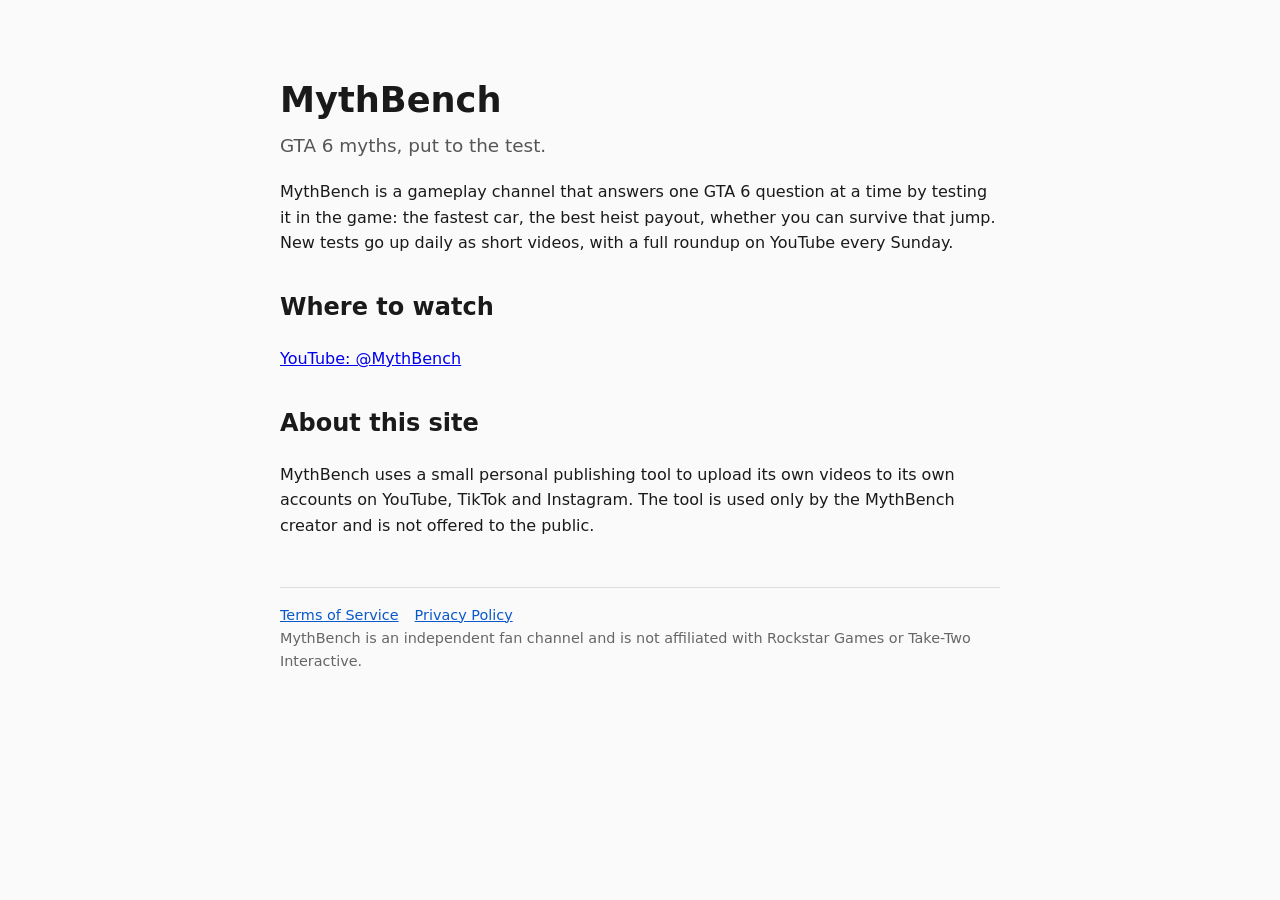
<file: index.html>
<!DOCTYPE html>
<html lang="en"><head><meta charset="utf-8"><meta name="viewport" content="width=device-width,initial-scale=1">
<title>MythBench</title><meta name="description" content="GTA 6 myths, put to the test."><link rel="stylesheet" href="style.css"></head>
<body>
<h1>MythBench</h1>
<p class="tag">GTA 6 myths, put to the test.</p>
<p>MythBench is a gameplay channel that answers one GTA 6 question at a time by testing it in the game: the fastest car, the best heist payout, whether you can survive that jump. New tests go up daily as short videos, with a full roundup on YouTube every Sunday.</p>
<h2>Where to watch</h2>
<p><a href="https://www.youtube.com/@MythBench">YouTube: @MythBench</a></p>
<h2>About this site</h2>
<p>MythBench uses a small personal publishing tool to upload its own videos to its own accounts on YouTube, TikTok and Instagram. The tool is used only by the MythBench creator and is not offered to the public.</p>
<footer><a href="terms/">Terms of Service</a><a href="privacy/">Privacy Policy</a><br>MythBench is an independent fan channel and is not affiliated with Rockstar Games or Take-Two Interactive.</footer>
</body></html>
</file>
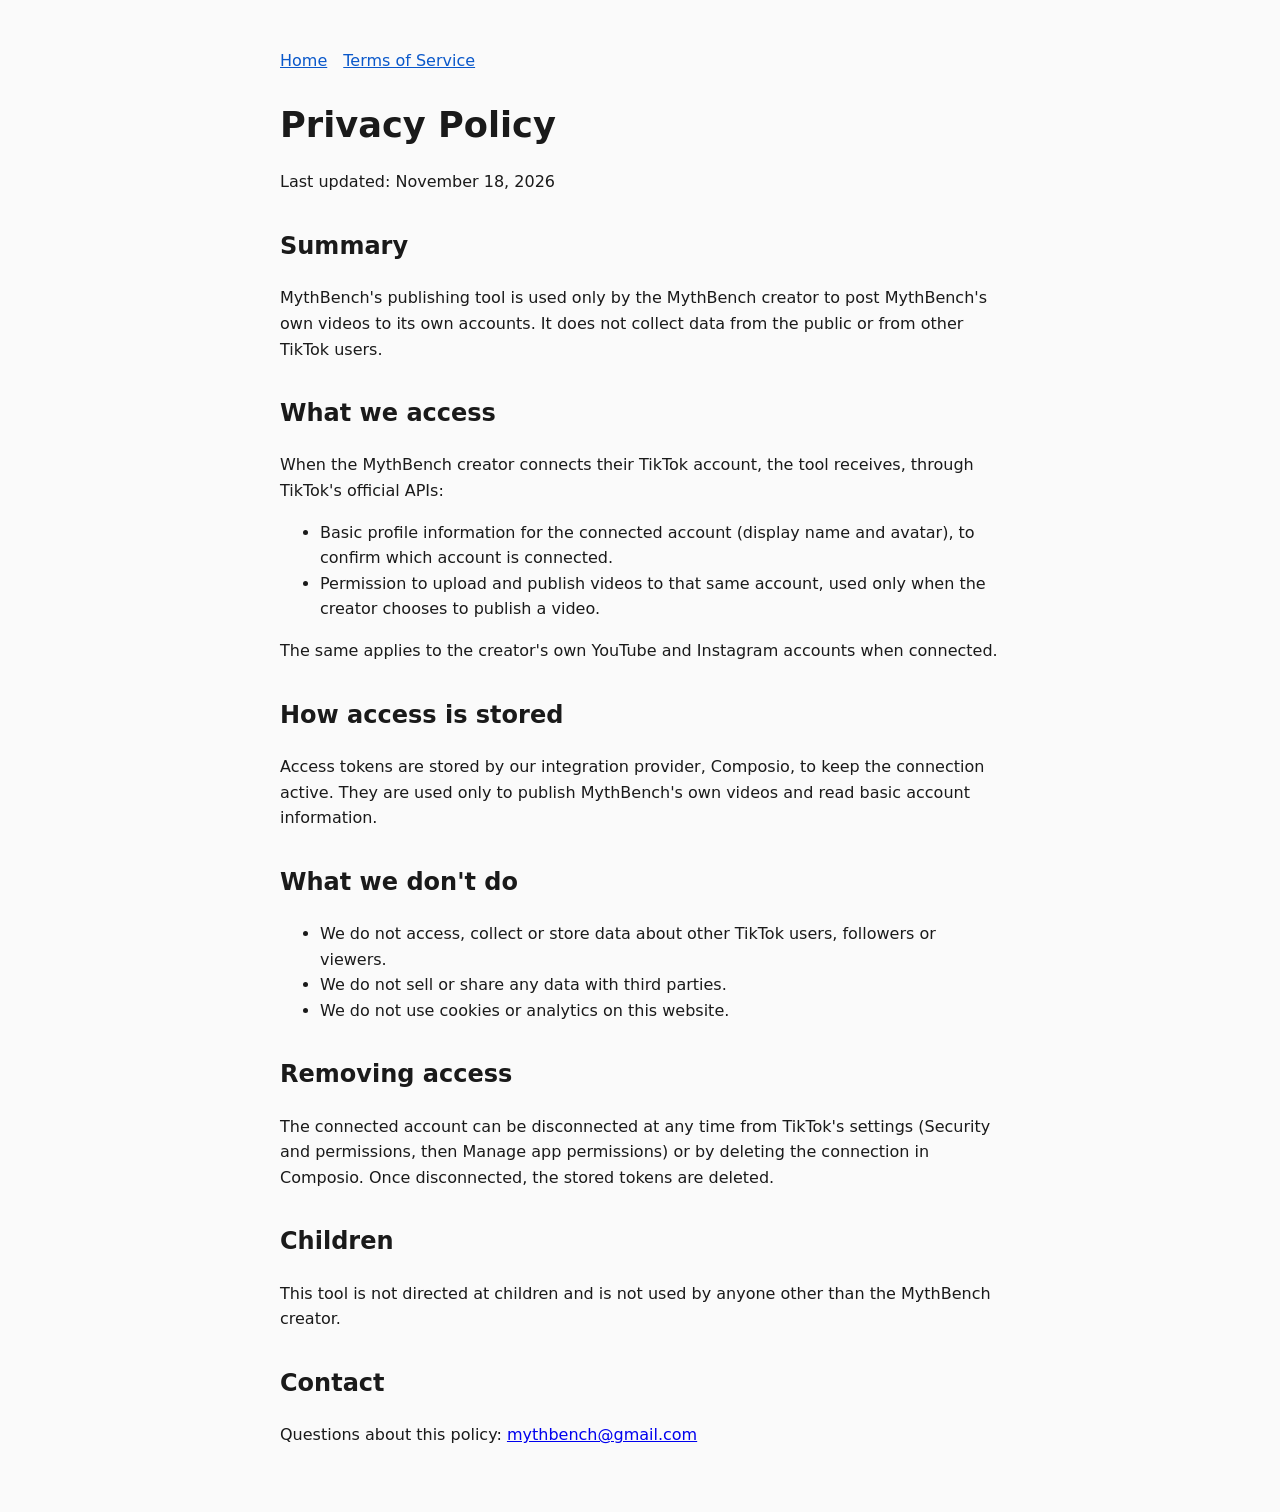
<file: privacy/index.html>
<!DOCTYPE html>
<html lang="en"><head><meta charset="utf-8"><meta name="viewport" content="width=device-width,initial-scale=1">
<title>Privacy Policy | MythBench</title><link rel="stylesheet" href="../style.css"></head>
<body>
<nav><a href="../">Home</a><a href="../terms/">Terms of Service</a></nav>
<h1>Privacy Policy</h1>
<p>Last updated: November 18, 2026</p>
<h2>Summary</h2>
<p>MythBench's publishing tool is used only by the MythBench creator to post MythBench's own videos to its own accounts. It does not collect data from the public or from other TikTok users.</p>
<h2>What we access</h2>
<p>When the MythBench creator connects their TikTok account, the tool receives, through TikTok's official APIs:</p>
<ul>
<li>Basic profile information for the connected account (display name and avatar), to confirm which account is connected.</li>
<li>Permission to upload and publish videos to that same account, used only when the creator chooses to publish a video.</li>
</ul>
<p>The same applies to the creator's own YouTube and Instagram accounts when connected.</p>
<h2>How access is stored</h2>
<p>Access tokens are stored by our integration provider, Composio, to keep the connection active. They are used only to publish MythBench's own videos and read basic account information.</p>
<h2>What we don't do</h2>
<ul>
<li>We do not access, collect or store data about other TikTok users, followers or viewers.</li>
<li>We do not sell or share any data with third parties.</li>
<li>We do not use cookies or analytics on this website.</li>
</ul>
<h2>Removing access</h2>
<p>The connected account can be disconnected at any time from TikTok's settings (Security and permissions, then Manage app permissions) or by deleting the connection in Composio. Once disconnected, the stored tokens are deleted.</p>
<h2>Children</h2>
<p>This tool is not directed at children and is not used by anyone other than the MythBench creator.</p>
<h2>Contact</h2>
<p>Questions about this policy: <a href="mailto:mythbench@gmail.com">mythbench@gmail.com</a></p>
</body></html>
</file>
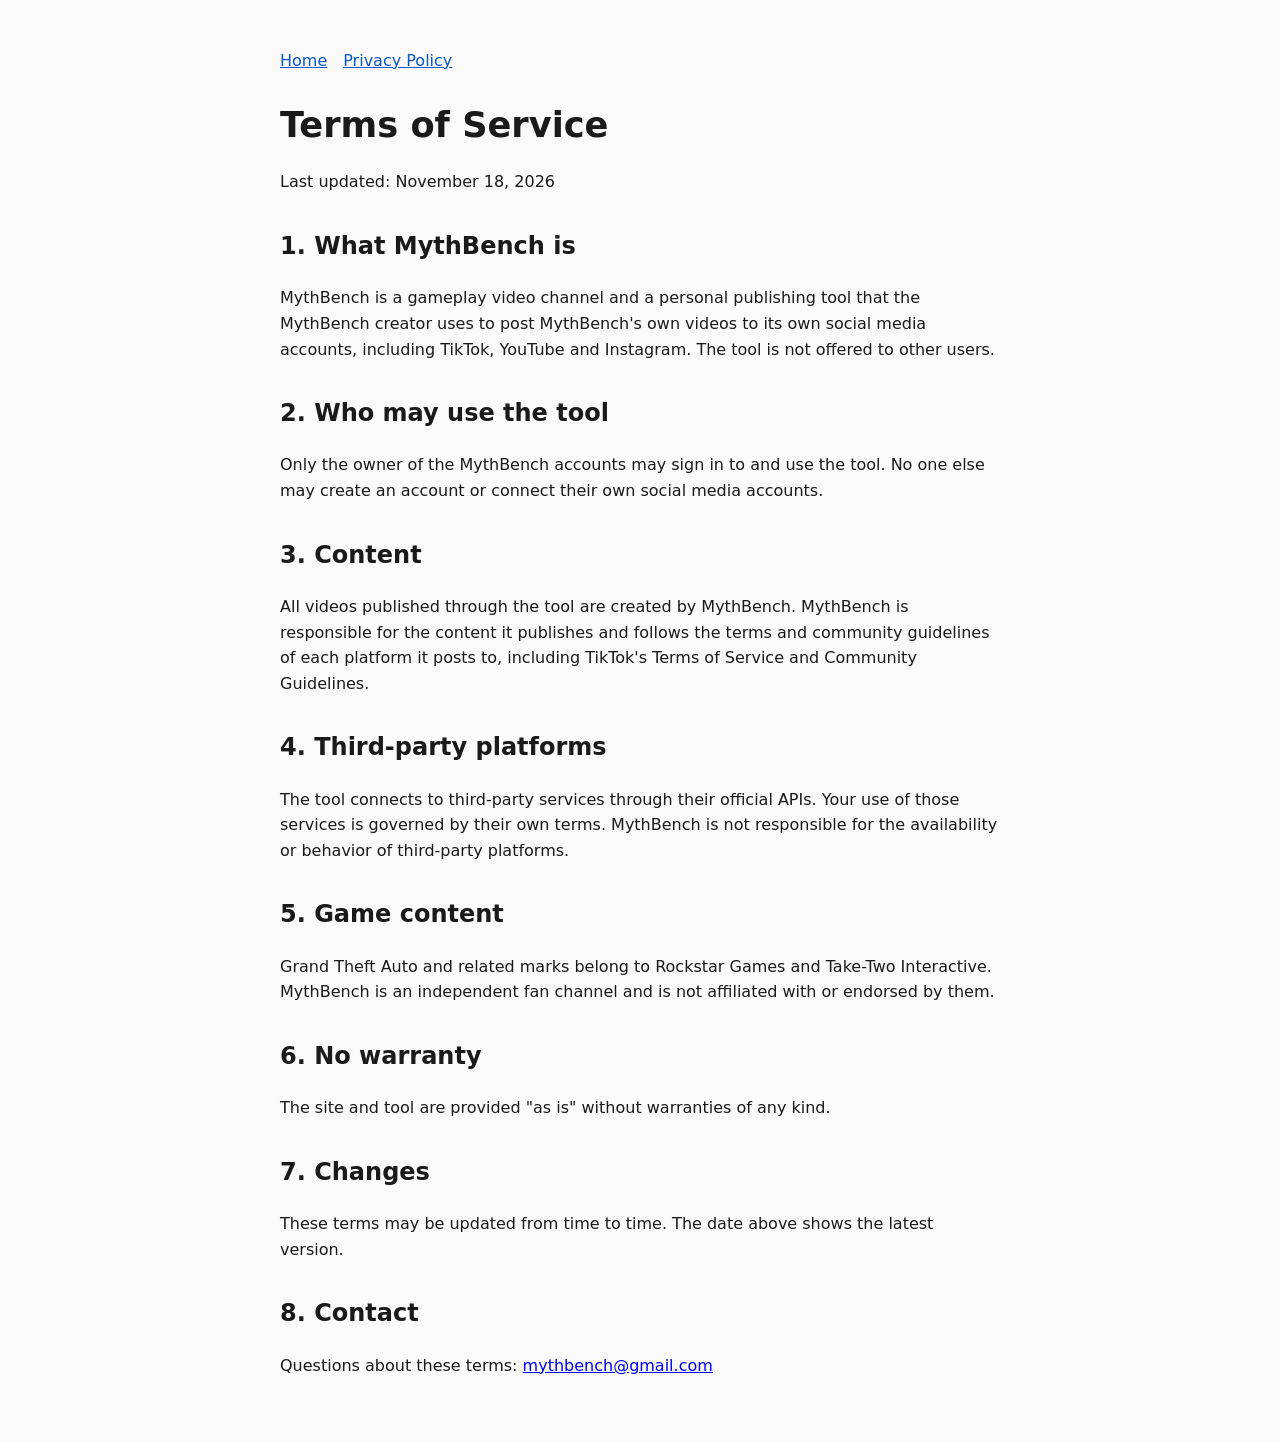
<file: terms/index.html>
<!DOCTYPE html>
<html lang="en"><head><meta charset="utf-8"><meta name="viewport" content="width=device-width,initial-scale=1">
<title>Terms of Service | MythBench</title><link rel="stylesheet" href="../style.css"></head>
<body>
<nav><a href="../">Home</a><a href="../privacy/">Privacy Policy</a></nav>
<h1>Terms of Service</h1>
<p>Last updated: November 18, 2026</p>
<h2>1. What MythBench is</h2>
<p>MythBench is a gameplay video channel and a personal publishing tool that the MythBench creator uses to post MythBench's own videos to its own social media accounts, including TikTok, YouTube and Instagram. The tool is not offered to other users.</p>
<h2>2. Who may use the tool</h2>
<p>Only the owner of the MythBench accounts may sign in to and use the tool. No one else may create an account or connect their own social media accounts.</p>
<h2>3. Content</h2>
<p>All videos published through the tool are created by MythBench. MythBench is responsible for the content it publishes and follows the terms and community guidelines of each platform it posts to, including TikTok's Terms of Service and Community Guidelines.</p>
<h2>4. Third-party platforms</h2>
<p>The tool connects to third-party services through their official APIs. Your use of those services is governed by their own terms. MythBench is not responsible for the availability or behavior of third-party platforms.</p>
<h2>5. Game content</h2>
<p>Grand Theft Auto and related marks belong to Rockstar Games and Take-Two Interactive. MythBench is an independent fan channel and is not affiliated with or endorsed by them.</p>
<h2>6. No warranty</h2>
<p>The site and tool are provided "as is" without warranties of any kind.</p>
<h2>7. Changes</h2>
<p>These terms may be updated from time to time. The date above shows the latest version.</p>
<h2>8. Contact</h2>
<p>Questions about these terms: <a href="mailto:mythbench@gmail.com">mythbench@gmail.com</a></p>
</body></html>
</file>
<file: style.css>
body{font-family:system-ui,-apple-system,Segoe UI,Roboto,sans-serif;max-width:720px;margin:0 auto;padding:48px 20px;line-height:1.6;color:#1a1a1a;background:#fafafa}
h1{font-size:2.2rem;margin-bottom:.2rem}h2{margin-top:2rem}
.tag{color:#555;font-size:1.15rem;margin-top:0}
nav a,footer a{color:#0a58ca;margin-right:16px}
footer{margin-top:48px;font-size:.9rem;color:#666;border-top:1px solid #ddd;padding-top:16px}
</file>
